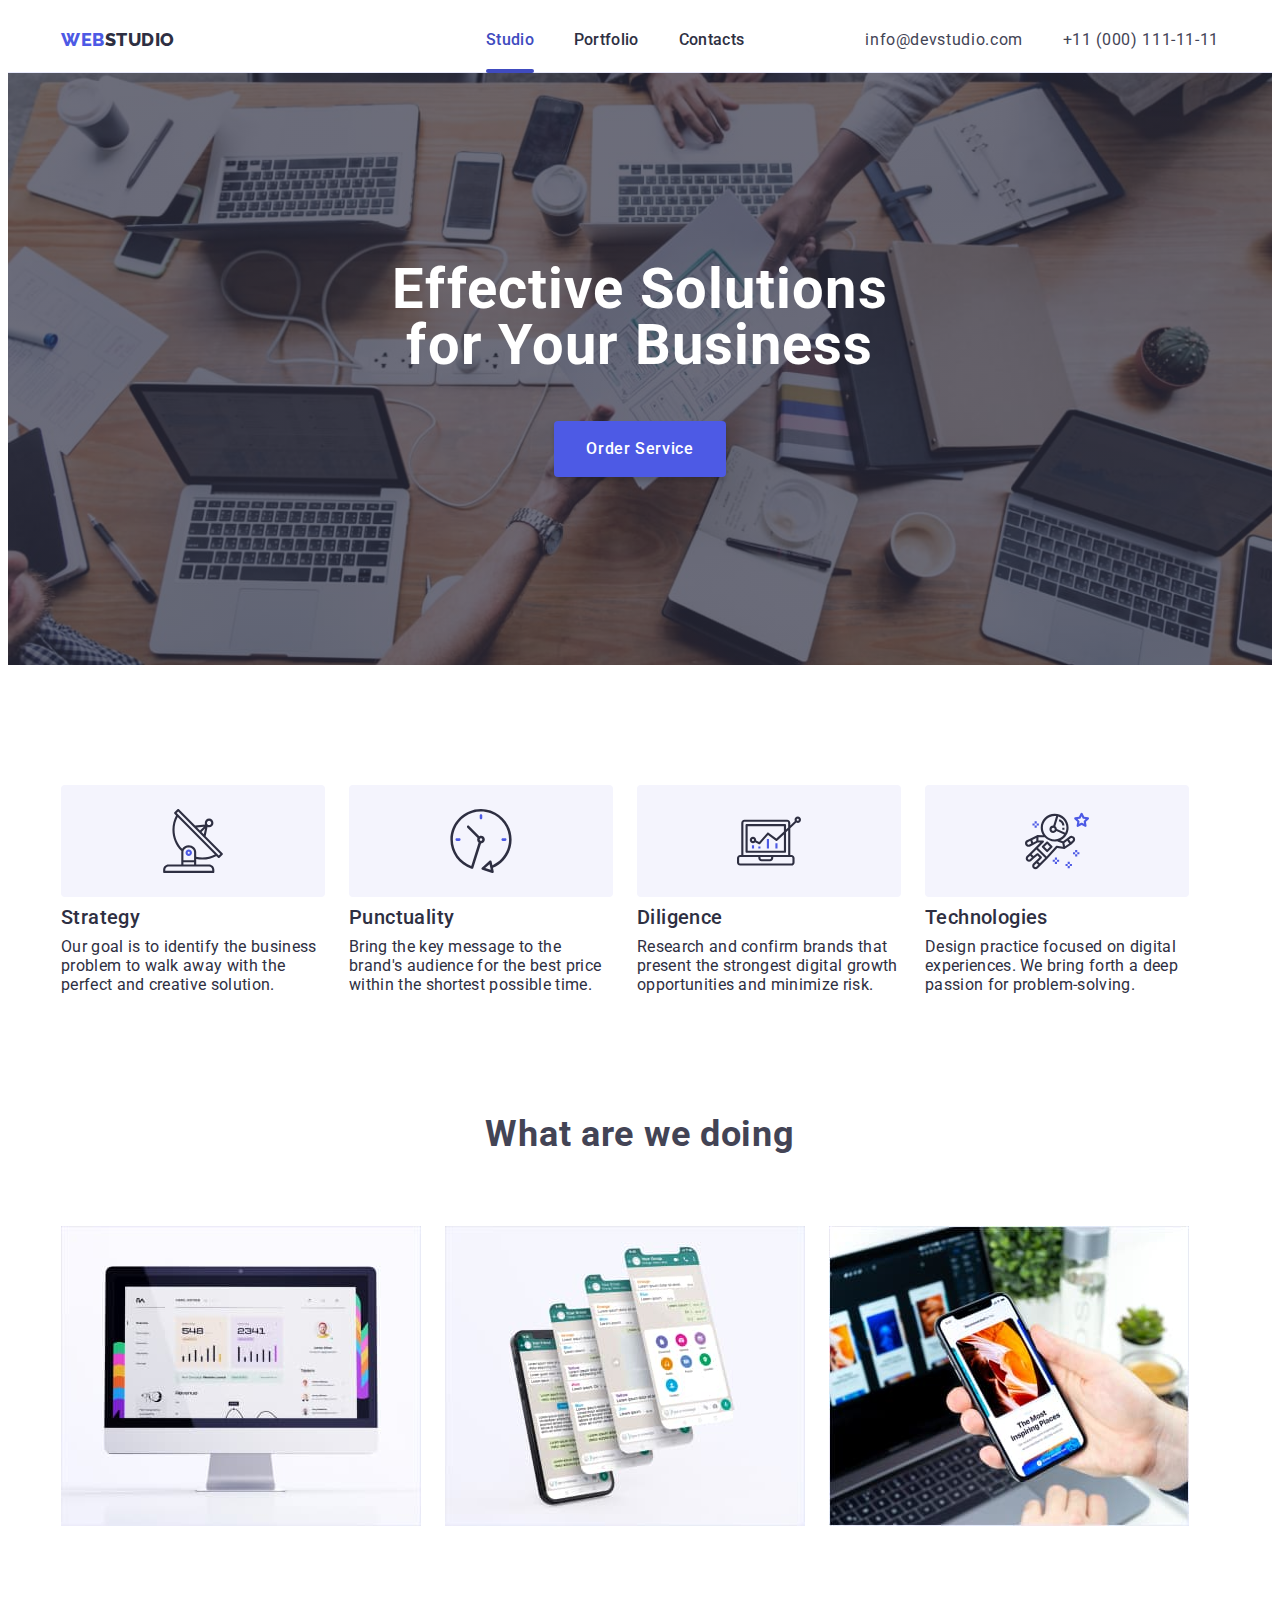
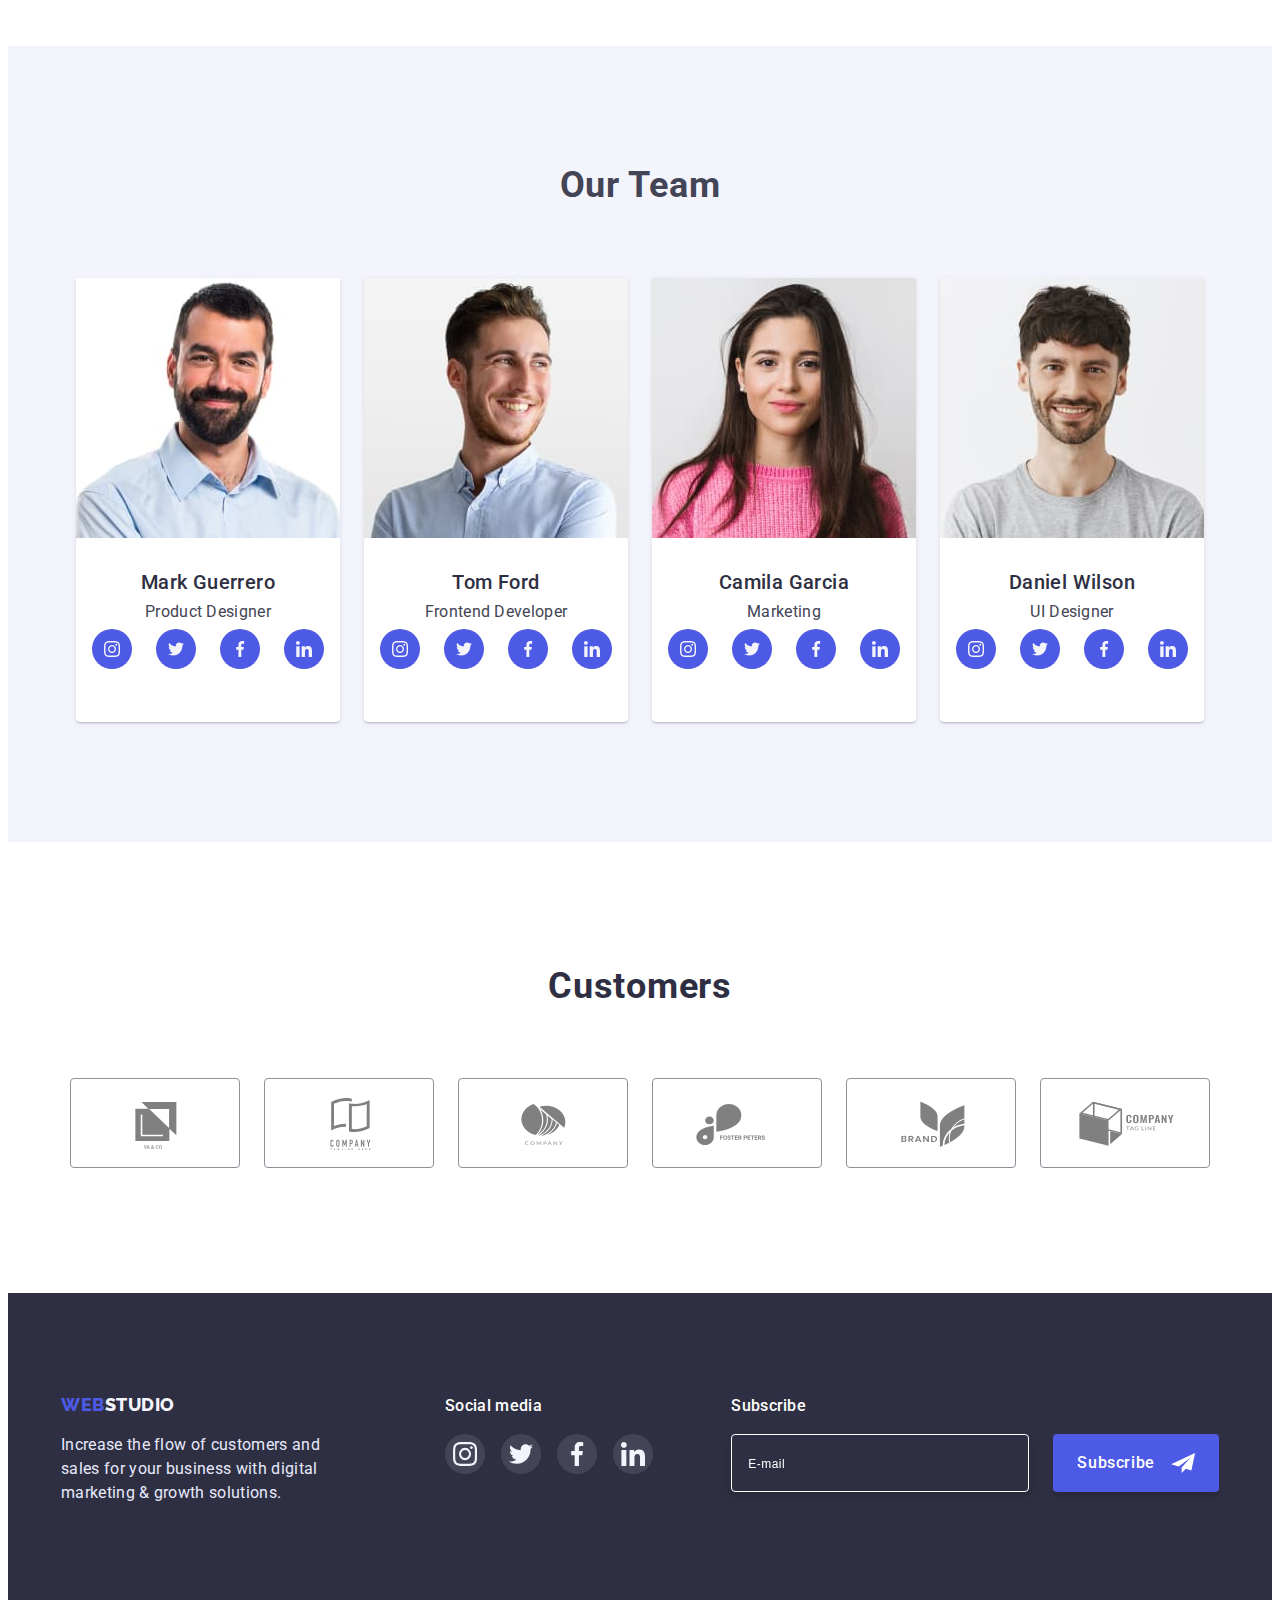
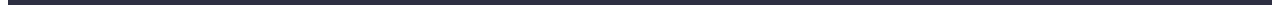
<file: index.html>
<!DOCTYPE html>
<html lang="en">

<head>
    <meta charset="UTF-8">
    <meta http-equiv="X-UA-Compatible" content="IE=edge">
    <meta name="viewport" content="width=device-width, initial-scale=1.0">
    <title>WebStudio</title>
    <link rel="stylesheet" href="https://cdnjs.cloudflare.com/ajax/libs/modern-normalize/1.1.0/modern-normalize.min.css"
        integrity="sha512-wpPYUAdjBVSE4KJnH1VR1HeZfpl1ub8YT/NKx4PuQ5NmX2tKuGu6U/JRp5y+Y8XG2tV+wKQpNHVUX03MfMFn9Q=="
        crossorigin="anonymous" referrerpolicy="no-referrer" />

    <link
        href="https://fonts.googleapis.com/css2?family=Raleway:wght@800&family=Roboto:wght@400;500;700;900&display=swap"
        rel="stylesheet">
    <link rel="stylesheet" href="./styles/style.css">
    <link rel="stylesheet" href="./styles/mobile.css">
    <link rel="stylesheet" href="./styles/tablet.css">
    <link rel="stylesheet" href="./styles/desktop.css">
</head>

<body>

    <header class="header">
        <div class="container">
            <a class="header-logo decoration" href="./index.html"><span class="header-span">Web</span>Studio</a>
            <div class="header-nav-wrap js-menu-container is-open">
                <button type="button" class="header-btn-mobile-close js-close-menu">
                    <svg class="modal-close-svg" width="8" height="8">
                        <use href="./images/icons/symbol-modal-close.svg#icon-close-black"></use>
                    </svg>
                </button>
                <nav class="header-navigation header-nav-paddings">
                    <ul class="header-list list">
                        <li class="header-item"><a class="header-link decoration active" rel="noreferrer noopener"
                                href="./index.html">Studio</a></li>
                        <li class="header-item"><a class="header-link decoration" rel="noreferrer noopener"
                                href="./portfolio.html">Portfolio</a></li>
                        <li class="header-item"><a class="header-link decoration" rel="noreferrer noopener"
                                href="">Contacts</a>
                        </li>
                    </ul>
                </nav>
                <address class="header-address">
                    <ul class="header-address-list list">
                        <li class="header-address-item"><a class="header-navigation decoration header-mail"
                                href="mailto:info@devstudio.com">info@devstudio.com</a></li>
                        <li class="header-address-item"><a class="header-navigation decoration header-tel"
                                href="tel:+110001111111">+11
                                (000) 111-11-11</a></li>
                    </ul>
                </address>
                <ul class="team-social-list list">
                    <li class="team-social-item">
                        <a href="" class="team-social-link decoration">
                            <svg class="team-svg" width="16" height="16">
                                <use href="./images/icons/symbol-defs-links.svg#icon-instagram">
                                </use>
                            </svg>
                        </a>
                    </li>
                    <li class="team-social-item">
                        <a href="" class="team-social-link decoration">
                            <svg class="team-svg" width="16" height="16">
                                <use href="./images/icons/symbol-defs-links.svg#icon-twitter">
                                </use>
                            </svg>
                        </a>
                    </li>
                    <li class="team-social-item">
                        <a href="" class="team-social-link decoration">
                            <svg class="team-svg" width="16" height="16">
                                <use href="./images/icons/symbol-defs-links.svg#icon-facebook">
                                </use>
                            </svg>
                        </a>
                    </li>
                    <li class="team-social-item">
                        <a href="" class="team-social-link decoration">
                            <svg class="team-svg" width="16" height="16">
                                <use href="./images/icons/symbol-defs-links.svg#icon-linkedin">
                                </use>
                            </svg>
                        </a>
                    </li>
                </ul>
            </div>
            <button type="button" class="mobile-menu-open js-open-menu">
                <svg class="mobile-menu-burger" width="32" height="22">
                    <use href="./images/icons/symbol-modal-icons.svg#menu-hamburger-1"></use>
                </svg>
            </button>
        </div>
    </header>

    <main>
        <!-- Hero section -->
        <section class="hero">
            <div class="container">
                <h1 class="hero-title">Effective Solutions
                    for Your Business
                </h1>
                <button type="button" data-modal-open class="hero-btn">Order Service</button>
            </div>
        </section>
        <!-- /Hero section -->

        <!--description section-->
        <section class="description">
            <div class="container">
                <h2 class="visually-hidden">description</h2>
                <ul class="description-list list">
                    <li class="description-item">
                        <div class="description-block">
                            <svg class="description-svg" width="64" height="64">
                                <use href="./images/icons/symbol-defs-descr.svg#icon-Group"></use>
                            </svg>
                        </div>
                        <h3 class="decoration-subtitle">Strategy</h3>
                        <p class="description-text">Our goal is to identify the business
                            problem to walk away with the perfect
                            and creative solution.
                        </p>
                    </li>
                    <li class="description-item">
                        <div class="description-block">
                            <svg class="description-svg" width="64" height="64">
                                <use href="./images/icons/symbol-defs-descr.svg#icon-clock-1-1"></use>
                            </svg>
                        </div>
                        <h3 class="decoration-subtitle">Punctuality</h3>
                        <p class="description-text">Bring the key message to the brand's
                            audience for the best price within the
                            shortest possible time.
                        </p>
                    </li>
                    <li class="description-item">
                        <div class="description-block">
                            <svg class="description-svg" width="64" height="64">
                                <use href="./images/icons/symbol-defs-descr.svg#icon-diagram-1-1"></use>
                            </svg>
                        </div>
                        <h3 class="decoration-subtitle">Diligence</h3>
                        <p class="description-text">Research and confirm brands that
                            present the strongest digital growth
                            opportunities and minimize risk.
                        </p>
                    </li>
                    <li class="description-item">
                        <div class="description-block">
                            <svg class="description-svg" width="64" height="64">
                                <use href="./images/icons/symbol-defs-descr.svg#icon-astronaut-1-1"></use>
                            </svg>
                        </div>
                        <h3 class="decoration-subtitle">Technologies</h3>
                        <p class="description-text">Design practice focused on digital experiences.
                            We bring forth a deep passion for problem-solving.
                        </p>
                    </li>
                </ul>
            </div>
        </section>
        <!--/description section-->

        <!--WORKS section-->
        <section class="work">
            <div class="container">
                <h2 class="work-subtitle">What are we doing</h2>
                <ul class="work-list list">
                    <li class="work-items"><img src="./images/computer.jpg" alt="computer version" width="360"
                            height="300">
                    </li>
                    <li class="work-items"><img src="./images/telephone.jpg" alt="mobile version" width="360"
                            height="300">
                    </li>
                    <li class="work-items"><img src="./images/notebook.jpg" alt="tablet version" width="360"
                            height="300">
                    </li>
                </ul>
            </div>
        </section>
        <!--/WORKS section-->

        <!--TEAM section-->
        <section class="team">
            <div class="container ">
                <h2 class="team-subtitle">Our Team</h2>
                <ul class="team-list list">
                    <li class="team-item">
                        <img srcset="./images/mark-guerrero.jpg 1x, ./images/mark-guerrero-2x.jpg 2x"
                            src="./images/mark-guerrero.jpg" alt="mark-guerrero" width="264" height="260">
                        <div class="wrap-team">
                            <h3 class="team-name">Mark Guerrero</h3>
                            <p class="team-text">Product Designer</p>
                            <ul class="team-social-list list">
                                <li class="team-social-item">
                                    <a href="" class="team-social-link decoration">
                                        <svg class="team-svg" width="16" height="16">
                                            <use href="./images/icons/symbol-defs-links.svg#icon-instagram">
                                            </use>
                                        </svg>
                                    </a>
                                </li>
                                <li class="team-social-item">
                                    <a href="" class="team-social-link decoration">
                                        <svg class="team-svg" width="16" height="16">
                                            <use href="./images/icons/symbol-defs-links.svg#icon-twitter">
                                            </use>
                                        </svg>
                                    </a>
                                </li>
                                <li class="team-social-item">
                                    <a href="" class="team-social-link decoration">
                                        <svg class="team-svg" width="16" height="16">
                                            <use href="./images/icons/symbol-defs-links.svg#icon-facebook">
                                            </use>
                                        </svg>
                                    </a>
                                </li>
                                <li class="team-social-item">
                                    <a href="" class="team-social-link decoration">
                                        <svg class="team-svg" width="16" height="16">
                                            <use href="./images/icons/symbol-defs-links.svg#icon-linkedin">
                                            </use>
                                        </svg>
                                    </a>
                                </li>
                            </ul>
                        </div>
                    </li>
                    <li class="team-item">
                        <img srcset="./images/tom-ford.jpg 1x, ./images/tom-ford-2x.jpg 2x" src="./images/tom-ford.jpg"
                            alt="tom-ford" width="264" height="260">
                        <div class="wrap-team">
                            <h3 class="team-name">Tom Ford</h3>
                            <p class="team-text">Frontend Developer</p>
                            <ul class="team-social-list list">
                                <li class="team-social-item">
                                    <a href="" class="team-social-link decoration">
                                        <svg class="team-svg" width="16" height="16">
                                            <use href="./images/icons/symbol-defs-links.svg#icon-instagram">
                                            </use>
                                        </svg>
                                    </a>
                                </li>
                                <li class="team-social-item">
                                    <a href="" class="team-social-link decoration">
                                        <svg class="team-svg" width="16" height="16">
                                            <use href="./images/icons/symbol-defs-links.svg#icon-twitter">
                                            </use>
                                        </svg>
                                    </a>
                                </li>
                                <li class="team-social-item">
                                    <a href="" class="team-social-link decoration">
                                        <svg class="team-svg" width="16" height="16">
                                            <use href="./images/icons/symbol-defs-links.svg#icon-facebook">
                                            </use>
                                        </svg>
                                    </a>
                                </li>
                                <li class="team-social-item">
                                    <a href="" class="team-social-link decoration">
                                        <svg class="team-svg" width="16" height="16">
                                            <use href="./images/icons/symbol-defs-links.svg#icon-linkedin">
                                            </use>
                                        </svg>
                                    </a>
                                </li>
                            </ul>
                        </div>
                    </li>
                    <li class="team-item">
                        <img srcset="./images/camila-garcia.jpg 1x, ./images/camila-garcia-2x.jpg 2x"
                            src="./images/camila-garcia.jpg" alt="camila-garcia" width="264" height="260">
                        <div class="wrap-team">
                            <h3 class="team-name">Camila Garcia</h3>
                            <p class="team-text">Marketing</p>
                            <ul class="team-social-list list">
                                <li class="team-social-item">
                                    <a href="" class="team-social-link decoration">
                                        <svg class="team-svg" width="16" height="16">
                                            <use href="./images/icons/symbol-defs-links.svg#icon-instagram">
                                            </use>
                                        </svg>
                                    </a>
                                </li>
                                <li class="team-social-item">
                                    <a href="" class="team-social-link decoration">
                                        <svg class="team-svg" width="16" height="16">
                                            <use href="./images/icons/symbol-defs-links.svg#icon-twitter">
                                            </use>
                                        </svg>
                                    </a>
                                </li>
                                <li class="team-social-item">
                                    <a href="" class="team-social-link decoration">
                                        <svg class="team-svg" width="16" height="16">
                                            <use href="./images/icons/symbol-defs-links.svg#icon-facebook">
                                            </use>
                                        </svg>
                                    </a>
                                </li>
                                <li class="team-social-item">
                                    <a href="" class="team-social-link decoration">
                                        <svg class="team-svg" width="16" height="16">
                                            <use href="./images/icons/symbol-defs-links.svg#icon-linkedin">
                                            </use>
                                        </svg>
                                    </a>
                                </li>
                            </ul>
                        </div>
                    </li>
                    <li class="team-item">
                        <img srcset="./images/daniel-wilson.jpg 1x, ./images/daniel-wilson-2x.jpg 2x"
                            src="./images/daniel-wilson.jpg" alt="daniel-wilson" width="264" height="260">
                        <div class="wrap-team">
                            <h3 class="team-name">Daniel Wilson</h3>
                            <p class="team-text">UI Designer</p>
                            <ul class="team-social-list list">
                                <li class="team-social-item">
                                    <a href="" class="team-social-link decoration">
                                        <svg class="team-svg" width="16" height="16">
                                            <use href="./images/icons/symbol-defs-links.svg#icon-instagram">
                                            </use>
                                        </svg>
                                    </a>
                                </li>
                                <li class="team-social-item">
                                    <a href="" class="team-social-link decoration">
                                        <svg class="team-svg" width="16" height="16">
                                            <use href="./images/icons/symbol-defs-links.svg#icon-twitter">
                                            </use>
                                        </svg>
                                    </a>
                                </li>
                                <li class="team-social-item">
                                    <a href="" class="team-social-link decoration">
                                        <svg class="team-svg" width="16" height="16">
                                            <use href="./images/icons/symbol-defs-links.svg#icon-facebook">
                                            </use>
                                        </svg>
                                    </a>
                                </li>
                                <li class="team-social-item">
                                    <a href="" class="team-social-link decoration">
                                        <svg class="team-svg" width="16" height="16">
                                            <use href="./images/icons/symbol-defs-links.svg#icon-linkedin">
                                            </use>
                                        </svg>
                                    </a>
                                </li>
                            </ul>
                        </div>
                    </li>
                </ul>
            </div>
        </section>
        <!--/TEAM section-->

        <!-- Customers -->
        <section class="customers">
            <div class="container">
                <h2 class="customers-title">Customers</h2>
                <ul class="customers-list list">
                    <li class="customers-item">
                        <a href="" class="customers-link">
                            <svg class="customers-svg" width="104" height="56">
                                <use href="./images/icons/symbol-defs-customers.svg#icon-Logo-one"></use>
                            </svg>
                        </a>
                    </li>
                    <li class="customers-item">
                        <a href="" class="customers-link">
                            <svg class="customers-svg" width="104" height="56">
                                <use href="./images/icons/symbol-defs-customers.svg#icon-group-1-1"></use>
                            </svg>
                        </a>
                    </li>
                    <li class="customers-item">
                        <a href="" class="customers-link">
                            <svg class="customers-svg" width="104" height="56">
                                <use href="./images/icons/symbol-defs-customers.svg#icon-Object-2"></use>
                            </svg>
                        </a>
                    </li>
                    <li class="customers-item">
                        <a href="" class="customers-link">
                            <svg class="customers-svg" width="104" height="56">
                                <use href="./images/icons/symbol-defs-customers.svg#icon-logo-4"></use>
                            </svg>
                        </a>
                    </li>
                    <li class="customers-item">
                        <a href="" class="customers-link">
                            <svg class="customers-svg" width="104" height="56 ">
                                <use href="./images/icons/symbol-defs-customers.svg#icon-Logo-brand"></use>
                            </svg>
                        </a>
                    </li>
                    <li class="customers-item">
                        <a href="" class="customers-link">
                            <svg class="customers-svg" width="104" height="56">
                                <use href="./images/icons/symbol-defs-customers.svg#icon-Object-1-1"></use>
                            </svg>
                        </a>
                    </li>
                </ul>
            </div>
        </section>
        <!-- /Customers -->
    </main>

    <!--footer section-->
    <footer class="footer">
        <div class="container">
            <div class="footer-descr">
                <a class="footer-logo decoration" rel="noreferrer noopener" href="./index.html">
                    <span class="footer-span">Web</span>Studio</a>
                <p class="footer-text">Increase the flow of customers
                    and sales for your business with
                    digital marketing & growth solutions.
                </p>
            </div>
            <div class="footer-social">
                <p class="footer-social-text">Social media</p>
                <ul class="footer-social-list list">
                    <li class="footer-social-item">
                        <a href="" class="footer-link decoration">
                            <svg class="footer-svg" width="24" height="24">
                                <use href="./images/icons/symbol-defs-links.svg#icon-instagram"></use>
                            </svg>
                        </a>
                    </li>
                    <li class="footer-social-item">
                        <a href="" class="footer-link decoration">
                            <svg class="footer-svg" width="24" height="24">
                                <use href="./images/icons/symbol-defs-links.svg#icon-twitter"></use>
                            </svg>
                        </a>
                    </li>
                    <li class="footer-social-item">
                        <a href="" class="footer-link decoration">
                            <svg class="footer-svg" width="24" height="24">
                                <use href="./images/icons/symbol-defs-links.svg#icon-facebook"></use>
                            </svg>
                        </a>
                    </li>
                    <li class="footer-social-item">
                        <a href="" class="footer-link decoration">
                            <svg class="footer-svg" width="24" height="24">
                                <use href="./images/icons/symbol-defs-links.svg#icon-linkedin"></use>
                            </svg>
                        </a>
                    </li>
                </ul>
            </div>

            <div class="footer-subscribe-form">
                <p class="footer-social-text">Subscribe</p>
                <form class="footer-form">
                    <input type="email" class="subscribe-input" name="email" placeholder="E-mail" />
                    <button type="submit" class="footer-btn">
                        Subscribe
                        <svg class="subscribe-icon">
                            <use href="./images/icons/symbol-modal-check.svg#icon-icon-fly"></use>
                        </svg>
                    </button>
                </form>
            </div>

        </div>
    </footer>
    <!--/footer section-->

    <!-- MODAL -->
    <div class="backdrop is-hidden" data-modal>
        <div class="modal">
            <button type="button" data-modal-close class="modal-close">
                <svg class="modal-close-svg" width="8" height="8">
                    <use href="./images/icons/symbol-modal-close.svg#icon-close-black"></use>
                </svg>
            </button>
            <p class="modal-title">Leave your contacts and we will call you back</p>

            <form class="modal-form form">
                <div class="lable-wrapper form-groop">
                    <label for="name" class="modal-label ">
                        <span class="form-descr">Name</span>
                        <span class="modal-form-wrapper">
                            <input type="text" name="name" class="form-input" id="name">
                            <svg class="forn-icon" width="18" height="24">
                                <use href="./images/icons/symbol-modal-icons.svg#icon-Frame-1"></use>
                            </svg>
                        </span>
                    </label>
                </div>
                <div class="lable-wrapper form-groop">
                    <label for="tel" class="modal-label">
                        <span class="form-descr">Phone</span>
                        <span class="modal-form-wrapper">
                            <input type="tel" name="tel" class="form-input" id="tel">
                            <svg class="forn-icon" width="18" height="24">
                                <use href="./images/icons/symbol-modal-icons.svg#icon-phone-black"></use>
                            </svg>
                        </span>
                    </label>
                </div>
                <div class="lable-wrapper form-groop">
                    <label for="mail" class="modal-label">
                        <span class="form-descr">Email</span>
                        <span class="modal-form-wrapper">
                            <input type="email" name="mail" class="form-input" id="mail">
                            <svg class="forn-icon" width="18" height="24">
                                <use href="./images/icons/symbol-modal-icons.svg#icon-email-black"></use>
                            </svg>
                        </span>
                    </label>
                </div>
                <div class="lable-wrapper lable-wrapper-last">
                    <label for="textarea" class="modal-label">
                        <span class="form-descr">Comment</span>
                        <textarea name="textarea" id="textarea" placeholder="text input"
                            class="form-descr-text"></textarea>
                    </label>
                </div>
                <div class="wrapper-check">
                    <input type="checkbox" name="checkbox-area" id="checkbox" class="form-checkbox visually-hidden">
                    <label for="checkbox" class="modal-label form-lable-checkbox">
                        <span class="modal-form-span">
                            <svg class="form-checkbox-item" width="10" height="8">
                                <use href="./images/icons/symbol-modal-check.svg#icon-Vector-4-1"></use>
                            </svg>
                        </span>

                        I accept the terms and conditions of the <a href="" class="modal-link">Privacy
                            Policy</a>

                    </label>
                </div>
                <button type="submit" class="hero-btn">Send </button>
            </form>
        </div>
    </div>
    <script src="./js/modal.js"></script>
    <script src="./js/mobile-menu-burger.js"></script>
</body>

</html>
</file>
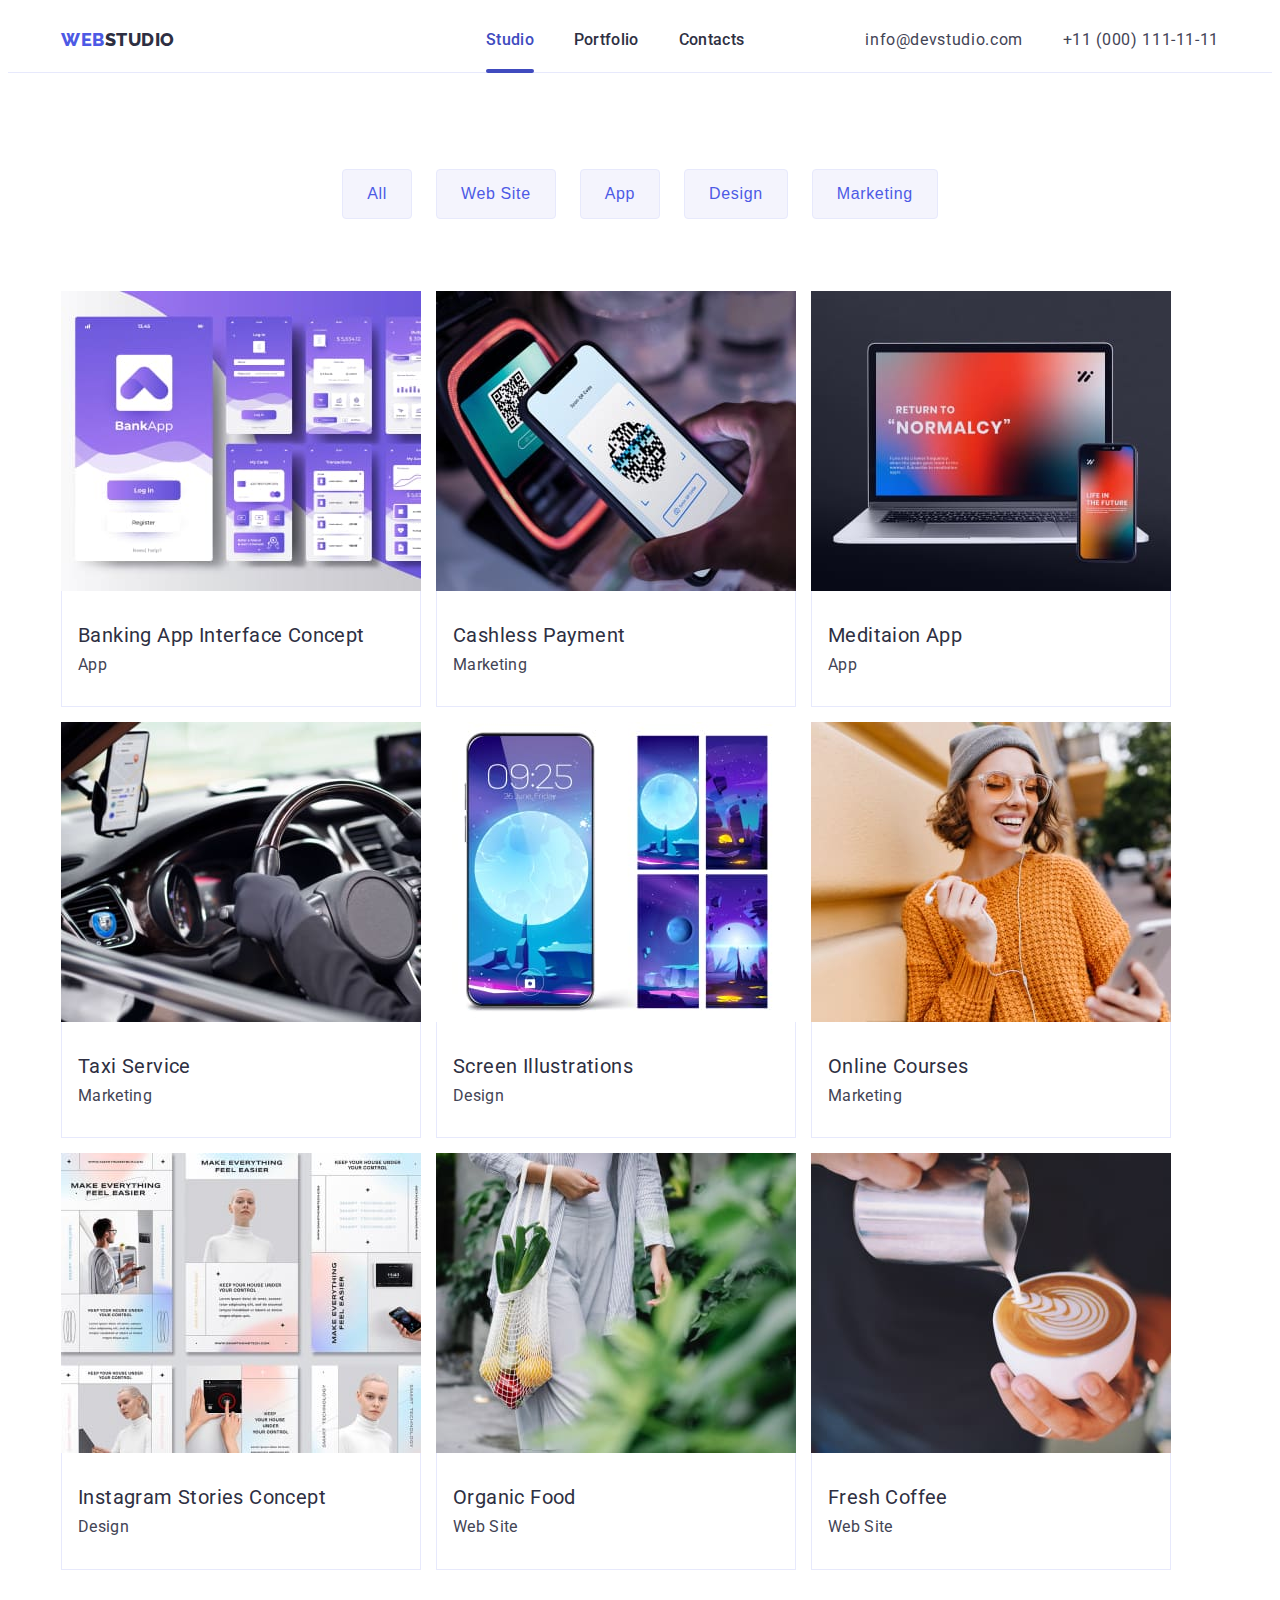
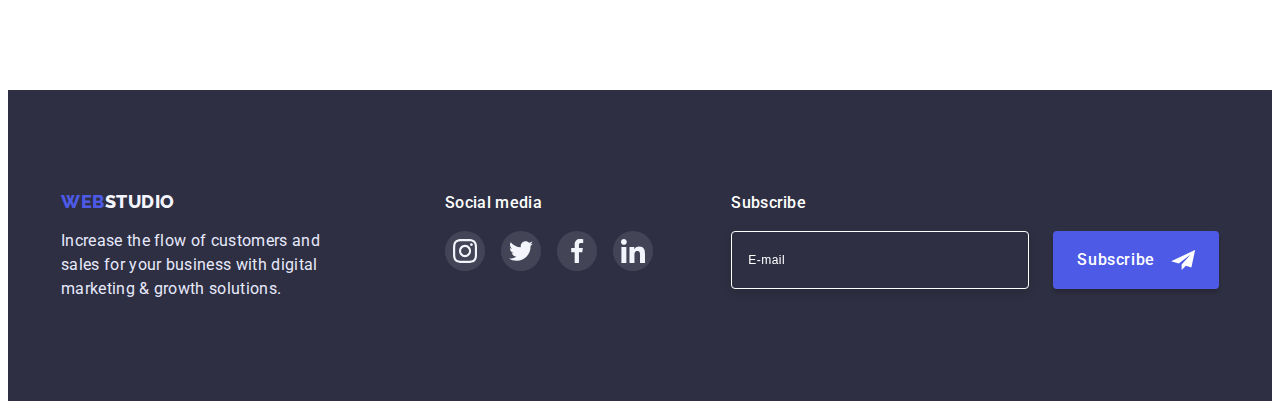
<file: portfolio.html>
<!DOCTYPE html>
<html lang="en">

<head>
    <meta charset="UTF-8">
    <meta http-equiv="X-UA-Compatible" content="IE=edge">
    <meta name="viewport" content="width=device-width, initial-scale=1.0">
    <title>portfolio</title>
    <link rel="stylesheet" href="https://cdnjs.cloudflare.com/ajax/libs/modern-normalize/1.1.0/modern-normalize.min.css"
        integrity="sha512-wpPYUAdjBVSE4KJnH1VR1HeZfpl1ub8YT/NKx4PuQ5NmX2tKuGu6U/JRp5y+Y8XG2tV+wKQpNHVUX03MfMFn9Q=="
        crossorigin="anonymous" referrerpolicy="no-referrer" />

    <link
        href="https://fonts.googleapis.com/css2?family=Raleway:wght@800&family=Roboto:wght@400;500;700;900&display=swap"
        rel="stylesheet">
    <link rel="stylesheet" href="./styles/style.css">
    <link rel="stylesheet" href="./styles/mobile.css">
    <link rel="stylesheet" href="./styles/tablet.css">
    <link rel="stylesheet" href="./styles/desktop.css">
</head>

<body>

    <header class="header">
        <div class="container">
            <a class="header-logo decoration" href="./index.html"><span class="header-span">Web</span>Studio</a>
            <div class="header-nav-wrap js-menu-container is-open">
                <button type="button" class="header-btn-mobile-close js-close-menu">
                    <svg class="modal-close-svg" width="8" height="8">
                        <use href="./images/icons/symbol-modal-close.svg#icon-close-black"></use>
                    </svg>
                </button>
                <nav class="header-navigation header-nav-paddings">
                    <ul class="header-list list">
                        <li class="header-item"><a class="header-link decoration active" rel="noreferrer noopener"
                                href="./index.html">Studio</a></li>
                        <li class="header-item"><a class="header-link decoration" rel="noreferrer noopener"
                                href="./portfolio.html">Portfolio</a></li>
                        <li class="header-item"><a class="header-link decoration" rel="noreferrer noopener"
                                href="">Contacts</a>
                        </li>
                    </ul>
                </nav>
                <address class="header-address">
                    <ul class="header-address-list list">
                        <li class="header-address-item"><a class="header-navigation decoration header-mail"
                                href="mailto:info@devstudio.com">info@devstudio.com</a></li>
                        <li class="header-address-item"><a class="header-navigation decoration header-tel"
                                href="tel:+110001111111">+11
                                (000) 111-11-11</a></li>
                    </ul>
                </address>
                <ul class="team-social-list list">
                    <li class="team-social-item">
                        <a href="" class="team-social-link decoration">
                            <svg class="team-svg" width="16" height="16">
                                <use href="./images/icons/symbol-defs-links.svg#icon-instagram">
                                </use>
                            </svg>
                        </a>
                    </li>
                    <li class="team-social-item">
                        <a href="" class="team-social-link decoration">
                            <svg class="team-svg" width="16" height="16">
                                <use href="./images/icons/symbol-defs-links.svg#icon-twitter">
                                </use>
                            </svg>
                        </a>
                    </li>
                    <li class="team-social-item">
                        <a href="" class="team-social-link decoration">
                            <svg class="team-svg" width="16" height="16">
                                <use href="./images/icons/symbol-defs-links.svg#icon-facebook">
                                </use>
                            </svg>
                        </a>
                    </li>
                    <li class="team-social-item">
                        <a href="" class="team-social-link decoration">
                            <svg class="team-svg" width="16" height="16">
                                <use href="./images/icons/symbol-defs-links.svg#icon-linkedin">
                                </use>
                            </svg>
                        </a>
                    </li>
                </ul>
            </div>
            <button type="button" class="mobile-menu-open js-open-menu">
                <svg class="mobile-menu-burger" width="32" height="22">
                    <use href="./images/icons/symbol-modal-icons.svg#menu-hamburger-1"></use>
                </svg>
            </button>
        </div>
    </header>

    <main>
        <!-- portfolio section -->
        <section class="portfolio">
            <div class="container">
                <h1 hidden class="portfolio-title">heroes</h1>
                <ul class="portfolio-filter list">
                    <li class="portfolio-btn-list"><button class="portfolio-btn" type="button">All</button></li>
                    <li class="portfolio-btn-list"><button class="portfolio-btn" type="button">Web Site</button></li>
                    <li class="portfolio-btn-list"><button class="portfolio-btn" type="button">App</button></li>
                    <li class="portfolio-btn-list"><button class="portfolio-btn" type="button">Design</button></li>
                    <li class="portfolio-btn-list"><button class="portfolio-btn" type="button">Marketing</button></li>
                </ul>
                <ul class="portfolio-list list">
                    <li class="heroes-list">
                        <a href="" class="decoration heroes-list-link">
                            <div class="wraapper-overlay portfolio-link">
                                <img src="./images/portfolio/Banking.jpg" width="360" height="300"
                                    alt="Banking App Interface Concept">
                                <p class="heroes-item-text-overlay">14 Stylish and User-Friendly App Design Concepts ·
                                    Task
                                    Manager App · Calorie Tracker App · Exotic Fruit Ecommerce App · Cloud Storage App
                                </p>
                            </div>
                            <div class="portfolio-descr">
                                <h2 class="portfolio-title">Banking App Interface Concept</h2>
                                <p class="portfolio-text">App</p>
                            </div>
                        </a>
                    </li>

                    <li class="heroes-list">
                        <a href="" class="decoration heroes-list-link">
                            <div class="wraapper-overlay portfolio-link">
                                <img src="./images/portfolio/payment.jpg" width="360" height="300"
                                    alt="Cashless Payment">
                                <p class="heroes-item-text-overlay">14 Stylish and User-Friendly App Design Concepts ·
                                    Task
                                    Manager App · Calorie Tracker App · Exotic Fruit Ecommerce App · Cloud Storage App
                                </p>
                            </div>
                            <div class="portfolio-descr">
                                <h2 class="portfolio-title">Cashless Payment</h2>
                                <p class="portfolio-text">Marketing</p>
                            </div>
                        </a>
                    </li>

                    <li class="heroes-list">
                        <a href="" class="decoration heroes-list-link">
                            <div class="wraapper-overlay portfolio-link">
                                <img src="./images/portfolio/meditation.jpg" width="360" height="300"
                                    alt="Meditaion App">
                                <p class="heroes-item-text-overlay">14 Stylish and User-Friendly App Design Concepts ·
                                    Task
                                    Manager App · Calorie Tracker App · Exotic Fruit Ecommerce App · Cloud Storage App
                                </p>
                            </div>
                            <div class="portfolio-descr">
                                <h2 class="portfolio-title">Meditaion App</h2>
                                <p class="portfolio-text">App</p>
                            </div>
                        </a>
                    </li>

                    <li class="heroes-list">
                        <a href="" class="decoration heroes-list-link">
                            <div class="wraapper-overlay portfolio-link">
                                <img src="./images/portfolio/taxi.jpg" width="360" height="300" alt="Taxi Service">
                                <p class="heroes-item-text-overlay">14 Stylish and User-Friendly App Design Concepts ·
                                    Task
                                    Manager App · Calorie Tracker App · Exotic Fruit Ecommerce App · Cloud Storage App
                                </p>
                            </div>
                            <div class="portfolio-descr">
                                <h2 class="portfolio-title">Taxi Service</h2>
                                <p class="portfolio-text">Marketing</p>
                            </div>
                        </a>
                    </li>

                    <li class="heroes-list">
                        <a href="" class="decoration heroes-list-link">
                            <div class="wraapper-overlay portfolio-link">
                                <img src="./images/portfolio/screen.jpg" width="360" height="300"
                                    alt="Screen Illustrations">
                                <p class="heroes-item-text-overlay">14 Stylish and User-Friendly App Design Concepts ·
                                    Task
                                    Manager App · Calorie Tracker App · Exotic Fruit Ecommerce App · Cloud Storage App
                                </p>
                            </div>
                            <div class="portfolio-descr">
                                <h2 class="portfolio-title">Screen Illustrations</h2>
                                <p class="portfolio-text">Design</p>
                            </div>
                        </a>
                    </li>

                    <li class="heroes-list">
                        <a href="" class="decoration heroes-list-link">
                            <div class="wraapper-overlay portfolio-link">
                                <img src="./images/portfolio/courses.jpg" width="360" height="300" alt="Online Courses">
                                <p class="heroes-item-text-overlay">14 Stylish and User-Friendly App Design Concepts ·
                                    Task
                                    Manager App · Calorie Tracker App · Exotic Fruit Ecommerce App · Cloud Storage App
                                </p>
                            </div>
                            <div class="portfolio-descr">
                                <h2 class="portfolio-title">Online Courses</h2>
                                <p class="portfolio-text">Marketing</p>
                            </div>
                        </a>
                    </li>

                    <li class="heroes-list">
                        <a href="" class="decoration heroes-list-link">
                            <div class="wraapper-overlay portfolio-link">
                                <img src="./images/portfolio/instagram.jpg" width="360" height="300"
                                    alt="Instagram Stories Concept">
                                <p class="heroes-item-text-overlay">14 Stylish and User-Friendly App Design Concepts ·
                                    Task
                                    Manager App · Calorie Tracker App · Exotic Fruit Ecommerce App · Cloud Storage App
                                </p>
                            </div>
                            <div class="portfolio-descr">
                                <h2 class="portfolio-title">Instagram Stories Concept</h2>
                                <p class="portfolio-text">Design</p>
                            </div>
                        </a>
                    </li>

                    <li class="heroes-list">
                        <a href="" class="decoration heroes-list-link">
                            <div class="wraapper-overlay portfolio-link">
                                <img src="./images/portfolio/food.jpg" width="360" height="300" alt="Organic Food">
                                <p class="heroes-item-text-overlay">14 Stylish and User-Friendly App Design Concepts ·
                                    Task
                                    Manager App · Calorie Tracker App · Exotic Fruit Ecommerce App · Cloud Storage App
                                </p>
                            </div>
                            <div class="portfolio-descr">
                                <h2 class="portfolio-title">Organic Food</h2>
                                <p class="portfolio-text">Web Site</p>
                            </div>
                        </a>
                    </li>

                    <li class="heroes-list">
                        <a href="" class="decoration heroes-list-link">
                            <div class="wraapper-overlay portfolio-link">
                                <img src="./images/portfolio/Fresh.jpg" width="360" height="300" alt="Fresh Coffee">
                                <p class="heroes-item-text-overlay">14 Stylish and User-Friendly App Design Concepts ·
                                    Task
                                    Manager App · Calorie Tracker App · Exotic Fruit Ecommerce App · Cloud Storage App
                                </p>
                            </div>
                            <div class="portfolio-descr">
                                <h2 class="portfolio-title">Fresh Coffee</h2>
                                <p class="portfolio-text">Web Site</p>
                            </div>
                        </a>

                    </li>
                </ul>
            </div>
        </section>
        <!-- /portfolio section -->
    </main>

    <!--footer section-->
    <footer class="footer">
        <div class="container">
            <div class="footer-descr">
                <a class="footer-logo decoration" rel="noreferrer noopener" href="./index.html">
                    <span class="footer-span">Web</span>Studio</a>
                <p class="footer-text">Increase the flow of customers
                    and sales for your business with
                    digital marketing & growth solutions.
                </p>
            </div>
            <div class="footer-social">
                <p class="footer-social-text">Social media</p>
                <ul class="footer-social-list list">
                    <li class="footer-social-item">
                        <a href="" class="footer-link decoration">
                            <svg class="footer-svg" width="24" height="24">
                                <use href="./images/icons/symbol-defs-links.svg#icon-instagram"></use>
                            </svg>
                        </a>
                    </li>
                    <li class="footer-social-item">
                        <a href="" class="footer-link decoration">
                            <svg class="footer-svg" width="24" height="24">
                                <use href="./images/icons/symbol-defs-links.svg#icon-twitter"></use>
                            </svg>
                        </a>
                    </li>
                    <li class="footer-social-item">
                        <a href="" class="footer-link decoration">
                            <svg class="footer-svg" width="24" height="24">
                                <use href="./images/icons/symbol-defs-links.svg#icon-facebook"></use>
                            </svg>
                        </a>
                    </li>
                    <li class="footer-social-item">
                        <a href="" class="footer-link decoration">
                            <svg class="footer-svg" width="24" height="24">
                                <use href="./images/icons/symbol-defs-links.svg#icon-linkedin"></use>
                            </svg>
                        </a>
                    </li>
                </ul>
            </div>

            <div class="footer-subscribe-form">
                <p class="footer-social-text">Subscribe</p>
                <form class="footer-form">
                    <input type="email" class="subscribe-input" name="email" placeholder="E-mail" />
                    <button type="submit" class="footer-btn">
                        Subscribe
                        <svg class="subscribe-icon">
                            <use href="./images/icons/symbol-modal-check.svg#icon-icon-fly"></use>
                        </svg>
                    </button>
                </form>
            </div>

        </div>
    </footer>
    <!--/footer section-->

</body>

</html>
</file>
<file: styles/style.css>
:root {
  --btn-hover-color: #404bbf;
  --primary-text-color: #434455;
  --title-text-color: #2e2f42;
  --accent-color: #4d5ae5;
  --withe-text: #ffffff;
  --footer-text-color: #e7e9fc;
  --adress-text-color: #404bbf;
  --team-bg-color: #f4f4fd;
  --standart-gap: 24px;
  --portfolio-bg: #e5e5e5;
  --border-gray: #8e8f99;
  --footer-hover: #31d0aa;
  --bg-modal: #fcfcfc;
  --border-modal: rgba(46, 47, 66, 0.4);
}

body {
  color: var(--primary-text-color);
  background-color: var(--withe-text);
  font-family: "Roboto", sans-serif;
}

img {
  height: auto;
  width: 100%;
  display: block;
}

.container {
  width: 100%;
  margin: 0 auto;
  padding-left: 15px;
  padding-right: 15px;
  /* outline: 1px solid red; */
}

/* ------header------- */

.header {
  padding: 24px 0;
  border-bottom: 1px solid var(--footer-text-color);
}

.header > .container {
  display: flex;
  align-items: center;
}

.list {
  list-style: none;
}

.decoration {
  text-decoration: none;
}

/* ---NAVIGATION--- */

.header-logo {
  /* margin-right: 76px; */
  font-family: "Raleway", sans-serif;
  font-weight: 800;
  line-height: 1.3;
  font-size: 18px;
  letter-spacing: 0.03em;
  color: var(--title-text-color);
  text-transform: uppercase;
}

.header-list {
  margin: 0;
  padding: 0;
  display: flex;
}

.header-span {
  color: var(--accent-color);
}

.header-link {
  font-weight: 500;
  line-height: 1.5;
  font-size: 16px;
  letter-spacing: 0.02em;
  position: relative;
  transition: color 250ms cubic-bezier(0.4, 0, 0.2, 1);
  padding-top: 24px;
  padding-bottom: 24px;
  text-transform: capitalize;
  color: var(--title-text-color);
}

.header-link:hover,
.header-link:focus {
  color: var(--adress-text-color);
}

.header-link.active {
  color: var(--btn-hover-color);
}

.header-navigation {
  color: var(--primary-text-color);
  font-weight: 400;
  line-height: 1.5;
  font-style: normal;
  font-size: 16px;
  letter-spacing: 0.02em;
  transition: color 250ms cubic-bezier(0.4, 0, 0.2, 1);
}

.header-navigation:hover,
.header-navigation:focus {
  color: var(--adress-text-color);
}

.header-address-list {
  display: flex;
  margin: 0;
  padding: 0;
}

.header-address-item:not(:last-child) {
  margin-right: 40px;
}

.header-address {
  margin-left: auto;
}
/*modal burger*/

/* ---HEADER--- */
/* ---HERO  section--- */

.hero > .container {
  padding: 0;
}

.hero {
  background-color: var(--title-text-color);
  padding: 188px 0;
  background-image: linear-gradient(
      rgba(46, 47, 66, 0.7),
      rgba(46, 47, 66, 0.7)
    ),
    url(../images/background/hero-bg-mobie.jpg);
  background-repeat: no-repeat;
  background-position: center;
  background-size: cover;
  max-width: 1440px;
  margin: 0 auto;
}

@media (min-device-pixel-ratio: 2),
  (min-resolution: 192dpi),
  (min-resolution: 2dppx) {
  .hero {
    background-image: linear-gradient(
        rgba(46, 47, 66, 0.7),
        rgba(46, 47, 66, 0.7)
      ),
      url(../images/background/hero-bg-mobile-x2.jpg);
  }
}

.text-center {
  text-align: center;
}

.hero-title {
  text-align: center;
  max-width: 320px;
  margin: 0 auto;
  margin-bottom: 72px;

  color: var(--withe-text);
  font-weight: 700;
  line-height: 1.1;
  font-size: 36px;
  letter-spacing: 0.02em;
}

/* ---/HERO  section--- */

/* ---description section---     ---portfolio section---   */

.visually-hidden {
  position: absolute;
  top: -150%;
  z-index: -100;
  width: 0;
  height: 0;
  opacity: 0;
  visibility: hidden;
  user-select: none;
  pointer-events: none;
  cursor: none;
  margin: 0;
  padding: 0;
  overflow: hidden;
  border: none;
  outline: none;
  white-space: nowrap;
}

.description {
  background-color: var(--withe-text);
  padding: 96px 0;
}

/* .description-block {
  display: flex;
  justify-content: center;
  align-items: center;
  width: 264px;
  height: 112px;
  margin-bottom: 8px;
  border-radius: 4px;
  background-color: var(--team-bg-color);
} */

.description-block {
  display: none;
}

.description-list {
  margin: 0;
  padding: 0;
  /* display: flex; */
  gap: var(--standart-gap);
}

.decoration-subtitle,
.portfolio-title {
  color: var(--title-text-color);
  line-height: 1.1;
  letter-spacing: 0.02em;
  margin: 0;
  margin-bottom: 8px;
  text-align: center;
  font-weight: 700;
  font-size: 36px;
}

.description-text,
.portfolio-title {
  color: var(--title-text-color);
  line-height: 1.2;
  font-size: 16px;
  letter-spacing: 0.02em;
  margin: 0;
  font-weight: 500;
}

.description-item {
  max-width: 396px;
  margin-bottom: 72px;
}

.work-subtitle,
.team-subtitle {
  font-weight: 700;
  font-size: 36px;
  line-height: 1.1;
  text-align: center;
  letter-spacing: 0.02em;
  text-align: center;
  margin: 0;
  margin-bottom: 72px;
}

/* ---/description section---   ---portfolio section---   */

.work {
  display: none;
}

/* ---TEAM section--- */

.team {
  background-color: var(--team-bg-color);
  padding-bottom: 96px;
  padding-top: 96px;
}

.team-list {
  margin: 0;
  padding: 0;
  display: flex;
  gap: 72px;
  flex-direction: column;
  align-items: center;
}

/* .team-item:not(:last-child) {
  margin-bottom: 72px;
} */

.team-item {
  margin: 0;
  max-width: 264px;
  background-color: var(--withe-text);
  box-shadow: 0px 1px 6px rgba(46, 47, 66, 0.08),
    0px 1px 1px rgba(46, 47, 66, 0.16), 0px 2px 1px rgba(46, 47, 66, 0.08);
  border-radius: 0px 0px 4px 4px;
}

.team-name {
  margin: 0;
  margin-bottom: 8px;

  color: var(--title-text-color);
  font-weight: 500;
  font-size: 20px;
  line-height: 1.2;
  letter-spacing: 0.02em;

  text-align: center;
}

.team-social-list {
  padding: 0;
  display: flex;
  gap: 24px;
  justify-content: center;
}

.header-nav-wrap > ul {
  margin: 0;
  padding: 0;
  display: flex;
  gap: 56px;
  justify-content: space-between;
}

.team-social-item {
  width: 40px;
  height: 40px;
}

.team-social-link {
  width: 100%;
  display: flex;
  justify-content: center;
  align-items: center;
  height: 100%;
  border-radius: 50%;
  background-color: var(--accent-color);
  transition: background-color 250ms cubic-bezier(0.4, 0, 0.2, 1);
}

.team-svg {
  transition: color 250ms cubic-bezier(0.4, 0, 0.2, 1);
  color: var(--team-bg-color);
}

.team-svg:hover,
.team-svg:focus {
  fill: currentColor;
}

.team-social-link:hover,
.team-social-link:focus {
  background-color: var(--adress-text-color);
}

.wrap-team {
  padding: 32px 0;
  min-height: 120px;
}

.wrap-team .team-text {
  margin-bottom: 8px;
}

.team-text,
.portfolio-text {
  margin: 0;

  line-height: 1.2;
  font-size: 16px;
  letter-spacing: 0.02em;
  color: var(--primary-text-color);
  text-align: center;
}

.work-subtitle,
.team-subtitle {
  font-weight: 700;
  font-size: 36px;
  line-height: 1.1;
  text-align: center;
  letter-spacing: 0.02em;
  text-align: center;
  margin: 0;
  margin-bottom: 72px;
}

/* ---/TEAM section--- */

/* ---customers section--- */

.customers {
  padding: 96px 0;
}

.customers-title {
  margin: 0;
  font-weight: 700;
  font-size: 36px;
  line-height: 1.1;

  color: var(--title-text-color);
  text-align: center;
  letter-spacing: 0.02em;
  text-transform: capitalize;

  margin-bottom: 72px;
}

.customers-list {
  margin: 0;
  padding: 0;
  text-align: center;
  display: flex;
  flex-wrap: wrap;
  column-gap: 16px;
  row-gap: 72px;
  justify-content: center;
}

.customers-link {
  display: flex;
  justify-content: center;
  align-items: center;

  width: 168px;
  height: 88px;
  color: grey;
  border-radius: 4px;
  border: 1px solid var(--border-gray);
  transition: color 250ms cubic-bezier(0.4, 0, 0.2, 1);
}

.customers-link:hover,
.customers-link:focus {
  border-color: #404bbf;
  color: var(--btn-hover-color);
  border: 1px solid var(--btn-hover-color);
}

.customers-svg {
  fill: currentColor;
}

/* ---footer section--- */

.footer {
  background-color: var(--title-text-color);
  padding: 96px 0;
}

.footer .container {
  display: flex;
  align-items: baseline;
  flex-direction: column;
}

.footer-descr {
  text-align: center;
  margin-right: 120px;
}

.footer-logo {
  display: inline-block;
  margin-bottom: 16px;
  font-family: "Raleway", sans-serif;
  font-weight: 800;
  line-height: 1.3;
  font-size: 18px;
  letter-spacing: 0.03em;
  color: var(--team-bg-color);
  text-transform: uppercase;
}

.footer-span {
  color: var(--accent-color);
}

.footer-text {
  width: 264px;
  margin: 0;
  text-align: left;

  font-weight: 400;
  line-height: 1.5;
  font-size: 16px;
  color: var(--footer-text-color);
  letter-spacing: 0.02em;
}

.footer-social-text {
  margin: 0;
  margin-bottom: 16px;

  font-weight: 500;
  font-size: 16px;
  line-height: 1.5;
  letter-spacing: 0.02em;
  color: var(--withe-text);
}

.footer-social-list {
  margin: 0;
  padding: 0;
  display: flex;
  justify-content: center;
  align-items: center;
  gap: 16px;
}

.footer-link {
  width: 40px;
  height: 40px;
  display: flex;
  justify-content: center;
  align-items: center;
  border-radius: 50%;
  transition: background-color 250ms cubic-bezier(0.4, 0, 0.2, 1);
  background-image: linear-gradient(
    rgba(255, 255, 255, 0.1),
    rgba(255, 255, 255, 0.1)
  );
}

.footer-link:hover,
.footer-link:focus {
  background-color: var(--footer-hover);
}

.subscribe {
  margin-left: auto;
}

/* ---/footer section--- */

/* Portfolio.html */

.portfolio {
  background-color: var(--withe-text);
  padding-top: 96px;
  padding-bottom: 120px;
}

.portfolio-filter {
  margin: 0;
  margin-bottom: 72px;
  padding-left: 0;
  display: flex;
  justify-content: center;
  gap: var(--standart-gap);
}

.portfolio-list {
  margin: 0;
  padding: 0;
  display: flex;
  flex-wrap: wrap;
  gap: 15px;
}

/* Portfolio.html --------heroes section-------*/

.heroes-list {
  background-color: var(--withe-text);
}

.heroes-list:nth-child(3n) {
  margin-right: 0;
}

.heroes-list:nth-last-child(-n + 3) {
  margin-bottom: 0;
}

.portfolio-descr {
  padding: 32px 0 32px 16px;
  border: 1px solid var(--footer-text-color);
  border-top: none;
}

.portfolio-title {
  margin-bottom: 8px;
}

.portfolio-text {
  text-align: start;
}

.portfolio-link {
  display: block;
  transition: box-shadow 250ms cubic-bezier(0.4, 0, 0.2, 1);
  position: relative;
  overflow: hidden;
}

.heroes-item-text-overlay {
  position: absolute;
  top: 0;
  left: 0;
  width: 100%;
  height: 100%;
  margin: 0;
  padding-top: 40px;
  padding-left: 32px;
  padding-right: 32px;
  transform: translateY(100%);

  font-size: 16px;
  line-height: 1.5;
  letter-spacing: 0.02em;
  color: var(--team-bg-color);
  background-color: var(--accent-color);
  transition: transform 250ms cubic-bezier(0.4, 0, 0.2, 1);
  overflow: auto;
}

.heroes-list-link:hover .heroes-item-text-overlay,
.heroes-list-link:focus .heroes-item-text-overlay {
  transform: translateY(0%);
}

.heroes-list-link:hover,
.heroes-list-link:focus {
  box-shadow: 0px 1px 6px rgba(46, 47, 66, 0.08),
    0px 1px 1px rgba(46, 47, 66, 0.16), 0px 2px 1px rgba(46, 47, 66, 0.08);
}

/* Button */

.hero-btn {
  min-width: 169px;
  min-height: 56px;
  padding: 16px 32px;
  box-shadow: 0px 4px 4px rgba(0, 0, 0, 0.15);
  border-radius: 4px;
  display: block;
  margin: 0 auto;
  border: none;

  color: var(--withe-text);
  font-weight: 500;
  background: var(--accent-color);
  cursor: pointer;
  font-size: 16px;
  line-height: 1.5;
  font-family: inherit;
  letter-spacing: 0.04em;
  transition: color 250ms cubic-bezier(0.4, 0, 0.2, 1),
    background-color 250ms cubic-bezier(0.4, 0, 0.2, 1);
}

.portfolio-btn {
  padding: 12px 24px;
  color: var(--accent-color);
  border: 1px solid var(--footer-text-color);
  border-radius: 4px;
  background-color: var(--team-bg-color);
  cursor: pointer;
  font-weight: 500;
  font-size: 16px;
  line-height: 1.5;
  letter-spacing: 0.04em;
  transition: color 250ms cubic-bezier(0.4, 0, 0.2, 1),
    background-color 250ms cubic-bezier(0.4, 0, 0.2, 1);
}

.portfolio-btn:hover,
.portfolio-btn:focus,
.hero-btn:hover,
.hero-btn:focus {
  background-color: var(--btn-hover-color);
  color: var(--withe-text);
}

/* ----  /Button  ----*/

/* ----------------------------------    MODAL    ---------------------------------- */

.backdrop {
  position: fixed;

  height: 100%;
  width: 100%;

  left: 0px;
  top: 0px;

  background-image: linear-gradient(
    rgba(46, 47, 66, 0.4),
    rgba(46, 47, 66, 0.4)
  );
  background-repeat: no-repeat;
  background-position: center;
  background-size: cover;

  transition: opacity 250ms cubic-bezier(0.4, 0, 0.2, 1),
    visibility 250ms cubic-bezier(0.4, 0, 0.2, 1);
}

.backdrop.is-hidden {
  opacity: 0;
  visibility: hidden;
  pointer-events: none;
}

.modal {
  position: absolute;
  top: 50%;
  left: 50%;
  transform: translate(-50%, -50%);
  padding: 24px;
  padding-top: 72px;
  max-width: 392px;

  width: 408px;
  min-height: 576px;
  background-color: var(--bg-modal);
  background: var(--bg-modal);
  box-shadow: 0px 1px 1px rgba(0, 0, 0, 0.14), 0px 1px 3px rgba(0, 0, 0, 0.12),
    0px 2px 1px rgba(0, 0, 0, 0.2);
  border-radius: 4px;
}

.modal-close {
  position: absolute;

  top: 24px;
  right: 24px;
  width: 24px;
  height: 24px;
  padding: 7px;

  cursor: pointer;

  background-color: var(--footer-text-color);
  border-radius: 50%;
  border: 1px solid rgba(0, 0, 0, 0.1);
  transition: color 250ms cubic-bezier(0.4, 0, 0.2, 1),
    background-color 250ms cubic-bezier(0.4, 0, 0.2, 1);
}

.modal-close:hover,
.modal-close:focus {
  background-color: var(--btn-hover-color);
  color: var(--withe-text);
}

.modal-close-svg {
  fill: currentColor;
  margin-left: auto;
  display: flex;
  align-items: center;
  justify-content: center;
}

.modal-title {
  margin: 0;
  margin-bottom: 16px;
  font-weight: 500;
  font-size: 12px;
  line-height: 1.6;
  color: var(--title-text-color);
  text-align: center;
  letter-spacing: 0.02em;
}

.form-input {
  width: 100%;
  height: 40px;
  padding: 11px;
  padding-left: 38px;
  border: 1px solid var(--title-text-color);
  border-radius: 4px;
  border-color: var(--border-modal);
  outline: transparent;
}

.form-lable-checkbox {
  display: flex;
  align-items: center;
}

.modal-form-span {
  width: 16px;
  height: 16px;
  border: 1px solid black;
  border-radius: 2px;
  display: flex;
  align-items: center;
  fill: transparent;
  justify-content: center;
  margin-right: 9px;
}

/* .modal-form-text {
  font-size: 9px;
  line-height: 1.1;
  margin: 0;
  letter-spacing: 0.04em;

  color: var(--border-gray);
} */

.modal-label {
  font-size: 9px;
  line-height: 1.1;
  margin: 0;
  letter-spacing: 0.04em;

  color: var(--border-gray);
}

.form-checkbox:checked + .form-lable-checkbox span {
  background-color: var(--btn-hover-color);
  border-color: var(--btn-hover-color);
  fill: var(--team-bg-color);
  background-repeat: no-repeat;
  background-position: center;
}

.form-inpform-descr-texut:hover,
.form-input:focus {
  border-color: var(--accent-color);
}

.form-input:hover,
.form-input:focus + .forn-icon {
  fill: var(--accent-color);
}

.form-descr-text:hover,
.form-descr-text:focus {
  border-color: var(--accent-color);
  outline: none;
}

.form-descr {
  font-size: 12px;
  line-height: 1.1;
  letter-spacing: 0.04em;
  margin-bottom: 4px;

  color: var(--border-gray);
}

.modal-link {
  color: var(--accent-color);
}

textarea {
  resize: none;
  display: block;
}

.form-descr-text::placeholder {
  font-size: 12px;
  line-height: 1.1;
  letter-spacing: 0.04em;
  color: rgba(46, 47, 66, 0.4);
  padding-top: 4px;
  padding-left: 16px;
  text-transform: lowercase;
}

.form-descr-text {
  width: 100%;
  height: 120px;
  border: 1px solid var(--title-text-color);
  border-radius: 4px;
  border-color: var(--border-modal);
  outline: transparent;
  padding: 10px 10px;
  margin-top: 4px;
}

.form-groop {
  position: relative;
}

.forn-icon {
  top: 50%;
  position: absolute;
  left: 19px;
  fill: var(--title-text-color);
}

.lable-wrapper {
  margin-bottom: 8px;
}

.lable-wrapper-last {
  margin-bottom: 16px;
}

.wrapper-check {
  display: flex;
  align-items: center;
  margin-bottom: 24px;
}

.footer-form {
  display: flex;
  gap: 24px;
}

.subscribe-icon {
  width: 24px;
  height: 20px;
  fill: currentColor;
}

.modal-form-wrapper {
  /* display: inline-block; */
  width: 360px;
  height: 40px;
  margin-top: 4px;
}

.footer-btn {
  display: flex;
  gap: 16px;
  min-width: 165px;
  min-height: 40px;

  box-shadow: 0px 4px 4px rgba(0, 0, 0, 0.15);
  border-radius: 4px;
  margin: 0 auto;
  border: none;

  color: var(--withe-text);
  font-weight: 500;
  background: var(--accent-color);
  cursor: pointer;
  font-size: 16px;
  line-height: 1.5;
  font-family: inherit;
  letter-spacing: 0.04em;
  transition: color 250ms cubic-bezier(0.4, 0, 0.2, 1),
    background-color 250ms cubic-bezier(0.4, 0, 0.2, 1);

  justify-content: center;
  align-items: center;
  padding: 8px 24px;
}

.footer-btn:hover,
.footer-btn:focus {
  background-color: var(--btn-hover-color);
  color: var(--withe-text);
}

.subscribe-input {
  border: 1px solid #ffffff;
  filter: drop-shadow(0px 4px 4px rgba(0, 0, 0, 0.15));
  border-radius: 4px;
  background-color: var(--title-text-color);
  padding: 8px 16px;
  color: var(--withe-text);
  min-width: 264px;
  height: 40px;
}

.subscribe-input::placeholder {
  font-size: 12px;
  line-height: 2;
  letter-spacing: 0.04em;
  color: var(--withe-text);
}

/* ----------modal - burger---------- */

.mobile-menu-open {
  margin-left: auto;
  background: none;
  border: none;
  padding: 0;
}

/* ----------modal - burger---------- */

@media screen and (max-width: 767px) {
  .header-list {
    display: flex;
    flex-direction: column;
    gap: 40px;
  }

  .header-item {
    display: block;
  }

  .header-nav-wrap {
    height: 100vh;
    width: 100%;
    padding-top: 80px;
    padding-bottom: 40px;
    padding-left: 35px;
    padding-right: 35px;
    background-color: var(--withe-text);
    box-shadow: 0px 2px 1px rgba(46, 47, 66, 0.08),
      0px 1px 1px rgba(46, 47, 66, 0.16), 0px 1px 6px rgba(46, 47, 66, 0.08);
    position: fixed;
    right: 0;
    top: 0;

    z-index: 999;
    display: flex;
    flex-direction: column;
    justify-content: space-between;
    transform: translateX(0);
    transition: transform 250ms ease-in-out;
  }

  .header-nav-wrap.is-open {
    transform: translateX(100%);
  }

  .header-address-list {
    display: flex;
    flex-direction: column-reverse;
    gap: 40px;
  }

  .header-item:last-child {
    /*modal burger*/
    margin-bottom: 0;
  }

  .header-tel {
    font-weight: 700;
    font-size: 25px;
    line-height: 1.1;
    letter-spacing: 0.02em;
    text-transform: capitalize;
    color: var(--primary-text-color);
  }

  .header-navigation:hover,
  .header-navigation:focus {
    color: var(--accent-color);
  }

  .header-mail {
    font-weight: 500;
    font-size: 20px;
    line-height: 1.2;
    letter-spacing: 0.02em;

    color: var(--primary-text-color);
  }

  .header-btn-mobile-close {
    width: 24px;
    height: 24px;
    border-radius: 50%;
    padding-right: 7px;
    position: absolute;
    top: 24px;
    right: 24px;
    background: var(--footer-text-color);
    /* opacity: 0.1; */
    /* NAVY BLUE */

    border: 1px solid var(--title-text-color);
  }

  .header-link {
    font-weight: 700;
    font-size: 36px;
    line-height: 1.1;
    letter-spacing: 0.02em;
    text-transform: capitalize;
    color: var(--title-text-color);
  }

  .header-nav-wrap > ul {
    gap: 7px;
  }

  .header-address {
    margin-left: 0;
  }

  .hero {
    height: 432px;
    padding-top: 112px;
    padding-bottom: 112px;
  }

  .team-social-item {
    width: 40px;
    height: 40px;
  }

  .team-svg {
    width: 24px;
    height: 24px;
  }

  .footer-descr {
    margin: 0 auto;
    margin-bottom: 72px;
  }

  .footer-social-text {
    text-align: center;
  }

  .footer-social {
    margin: 0 auto;
  }

  .footer-link {
    background-color: var(--accent-color);
  }

  .subscribe-input::placeholder {
    font-size: 12px;
    line-height: 2;
    letter-spacing: 0.04em;
    color: var(--withe-text);
    opacity: 0.6;
  }

  .footer-subscribe-form {
    display: flex;
    flex-direction: column;
    margin: 0 auto;
  }
  .footer-form {
    flex-direction: column;
    gap: 16px;
  }
  .customers-item:nth-child(2n) {
    margin-right: 0;
  }
  .modal {
    width: 100%;
  }
  .modal-form-wrapper {
    width: 100%;
  }
  .description-item:last-child {
    margin-bottom: 0;
  }
  .footer-social {
    margin-bottom: 72px;
  }
}

/* 
--adress-text-color: #404BBF;
--footer-text-color: #e7e9fc;
--btn-hover--color: #404bbf;   hover button
--primary-text-color: #434455;   inherit --
--title-text-color: #2e2f42;
--accent-color: #4d5ae5;
--withe-text: #ffffff; */
/* Основной цвет текста  --  SLATE  #434455 */

/* Вторичній цвет текста  --  NAVY BLUE  #2E2F42 */

/* акцент background: #4D5AE5  SLATE */

/* белый текст #FFFFFF */

/* белый футер   color: #E7E9FC; */

/* лого  IRIS  #4D5AE5  и  NAVY BLUE  #2E2F42 

шрифты
700 500 400 roboto
800 raleway*/
</file>
<file: styles/mobile.css>
@media screen and (min-width: 480px) {
  .container {
    max-width: 426px;
  }

  .description-block {
    display: none;
  }

  .decoration-subtitle {
    text-align: center;
  }

  .team-item {
    margin: 0;
  }
  .modal-label {
    font-size: 12px;
  }

  .modal-title {
    font-size: 16px;
  }

  /* ---customers section--- */

  /* .customers-item:nth-last-child(3n + 3) {
    margin-right: 0px;
  } */

  /* ---/customers section--- */
}
</file>
<file: styles/tablet.css>
@media screen and (min-width: 768px) {
  .header {
    padding: 0;
  }

  .container {
    max-width: 768px;
  }

  .header-nav-wrap {
    display: flex;
    gap: 121px;
    align-items: center;
  }

  .header-nav-paddings {
    padding-top: 20px;
    padding-bottom: 20px;
  }

  .header-address-list {
    flex-direction: column;
  }

  .header-navigation {
    display: flex;
    margin: 0;
    font-size: 12px;
    line-height: 1.1;
    letter-spacing: 0.04em;
  }

  .header-list {
    display: flex;
    gap: 40px;
  }

  .header-item {
    margin-bottom: 0;
  }

  .header-logo {
    margin-right: 120px;
  }

  .header-address-item:not(:last-child) {
    margin-right: 0;
    margin-bottom: 12px;
  }

  .header-nav-wrap .team-social-list {
    display: none;
  }

  /* ---HERO  section--- */

  .hero {
    background-image: linear-gradient(
        rgba(46, 47, 66, 0.7),
        rgba(46, 47, 66, 0.7)
      ),
      url(../images/background/hero-bg-tablet.jpg);
  }

  @media (min-device-pixel-ratio: 2),
    (min-resolution: 192dpi),
    (min-resolution: 2dppx) {
    .hero {
      background-image: linear-gradient(
          rgba(46, 47, 66, 0.7),
          rgba(46, 47, 66, 0.7)
        ),
        url(../images/background/hero-bg-tablet-x2.jpg);
    }
  }

  .hero-title {
    text-align: center;
    max-width: 496px;
    margin: 0 auto;
    margin-bottom: 48px;

    color: var(--withe-text);
    font-weight: 700;
    line-height: 1;
    font-size: 56px;
    letter-spacing: 0.02em;
  }

  /* ---HERO  section--- */

  .team-list {
    display: flex;
    flex-wrap: wrap;
    column-gap: 24px;
    row-gap: 64px;
    text-align: center;
    flex-direction: row;
    justify-content: center;
  }

  .team-item:nth-child(2n + 1) {
    margin-bottom: 0;
  }

  .team-item {
    margin-bottom: 0;
  }

  /* decoration */
  .decoration-subtitle {
    text-align-last: left;
  }

  /* ----description  section--- */
  .description-item {
    display: inline-block;
    width: 355px;
  }

  .description-item:nth-last-child(-n + 2) {
    margin-bottom: 0;
  }

  .description-item {
    margin-bottom: 0;
  }

  .description-list {
    display: flex;
    flex-wrap: wrap;
    column-gap: 24px;
    row-gap: 72px;
  }

  /* ---/customers section--- */

  /* ---/customers section--- */

  /* -----BURGER ------*/

  .mobile-menu-open {
    display: none;
  }

  .header-btn-mobile-close {
    display: none;
  }

  .header-link.active::after {
    content: "";
    width: 100%;
    height: 4px;
    border-radius: 2px;
    background-color: var(--btn-hover-color);
    position: absolute;
    left: 0;
    bottom: 0;
  }

  .team-social-list {
    padding: 0;
    display: flex;
    gap: 24px;
    justify-content: center;
  }

  /* ----------footer -----------*/
  .footer {
    background-color: var(--title-text-color);
    padding-top: 96px;
    padding-bottom: 96px;
  }

  .footer-descr {
    margin-right: 24px;
    margin-bottom: 72px;
  }

  .footer-subscribe-form {
    margin-left: 0;
  }

  .footer .container {
    display: flex;
    flex-direction: row;
    align-items: flex-start;
    flex-wrap: wrap;
    width: 552px;
  }

  .footer-social {
    display: inline-block;
  }

  .footer-form button {
    margin: 0;
  }

  .customers-item:nth-last-child(-n + 3) {
    margin-bottom: 0;
  }

  .customers-item:nth-child(3n) {
    margin-right: 0px;
  }

  .customers > .container {
    padding-left: 108px;
    padding-right: 108px;
  }

  .customers-list {
    column-gap: 24px;
  }
}

/* @media scre  */
</file>
<file: styles/desktop.css>
@media screen and (min-width: 1200px) {
  .container {
    max-width: 1158px;
  }

  .header > .container {
    justify-content: space-between;
  }

  .header-nav-wrap {
    display: flex;
    align-items: center;
    /* gap: 322px; */
  }

  .header-address-list {
    flex-direction: row;
  }

  .header-address-item:not(:last-child) {
    margin-right: 40px;
    margin-bottom: 0;
  }

  .header-mail,
  .header-tel {
    font-size: 16px;
    line-height: 1.5;
  }

  /* ---HERO  section--- */

  .hero {
    background-image: linear-gradient(
        rgba(46, 47, 66, 0.7),
        rgba(46, 47, 66, 0.7)
      ),
      url(../images/background/bg-heroes.jpg);
  }

  @media (min-device-pixel-ratio: 2),
    (min-resolution: 192dpi),
    (min-resolution: 2dppx) {
    .hero {
      background-image: linear-gradient(
          rgba(46, 47, 66, 0.7),
          rgba(46, 47, 66, 0.7)
        ),
        url(../images/background/hero-bg-desktop-x2.jpg);
    }
  }

  .team {
    padding-bottom: 120px;
    padding-top: 120px;
  }

  .team-list {
    flex-wrap: nowrap;
  }

  .team-item {
    margin-bottom: 0;
  }

  /* ---WORKS section--- */

  .work {
    display: block;
    background-color: var(--withe-text);
    padding-bottom: 120px;
  }

  .work-list {
    display: flex;
    text-align: center;
    padding: 0;
    margin: 0;
    gap: var(--standart-gap);
  }

  /* ---/WORKS section--- */

  /* ---description section---  */
  .description {
    padding: 120px 0;
  }

  /* ---description section---  */
  .description-block {
    display: flex;
    justify-content: center;
    align-items: center;
    width: 264px;
    height: 112px;
    margin-bottom: 8px;
    border-radius: 4px;
    background-color: var(--team-bg-color);
  }

  .decoration-subtitle {
    text-align: left;
  }

  /* .description-item {
    display: flex;
  } */

  .description-item {
    width: 264px;
  }

  .decoration-subtitle,
  .portfolio-title {
    font-weight: 500;
    line-height: 1.2;
    font-size: 20px;
    margin: 0;
    margin-bottom: 8px;
    text-align: center;
  }

  .description-text,
  .portfolio-title {
    font-weight: 400;
  }

  .portfolio-title {
    text-align: left;
  }

  .description-item:nth-child(2n - 1) {
    margin-right: 0px;
  }

  .description-list {
    display: flex;
  }

  /* ---customers section--- */

  .customers-item {
    display: inline-block;
    margin-right: 0;
    margin-bottom: 0;
  }

  .customers {
    padding: 125px 0;
  }

  .customers > .container {
    padding-left: 15px;
    padding-right: 15px;
  }

  .customers-list {
    margin: 0;
    padding: 0;
    display: flex;
    justify-content: center;
    gap: var(--standart-gap);
  }

  /* ---/customers section--- */

  /* ----------footer -----------*/
  .footer {
    padding: 0;
    padding-top: 100px;
    padding-bottom: 100px;
  }

  .footer .container {
    display: flex;
    align-items: baseline;
    width: 100%;
  }

  /* .footer-text {
    text-align: center;
  } */
  .footer-descr {
    margin-right: 120px;
  }

  .footer-descr {
    margin-right: 120px;
    margin-bottom: 0;
    text-align: left;
  }

  .footer-subscribe-form {
    margin-left: auto;
  }
}
</file>
